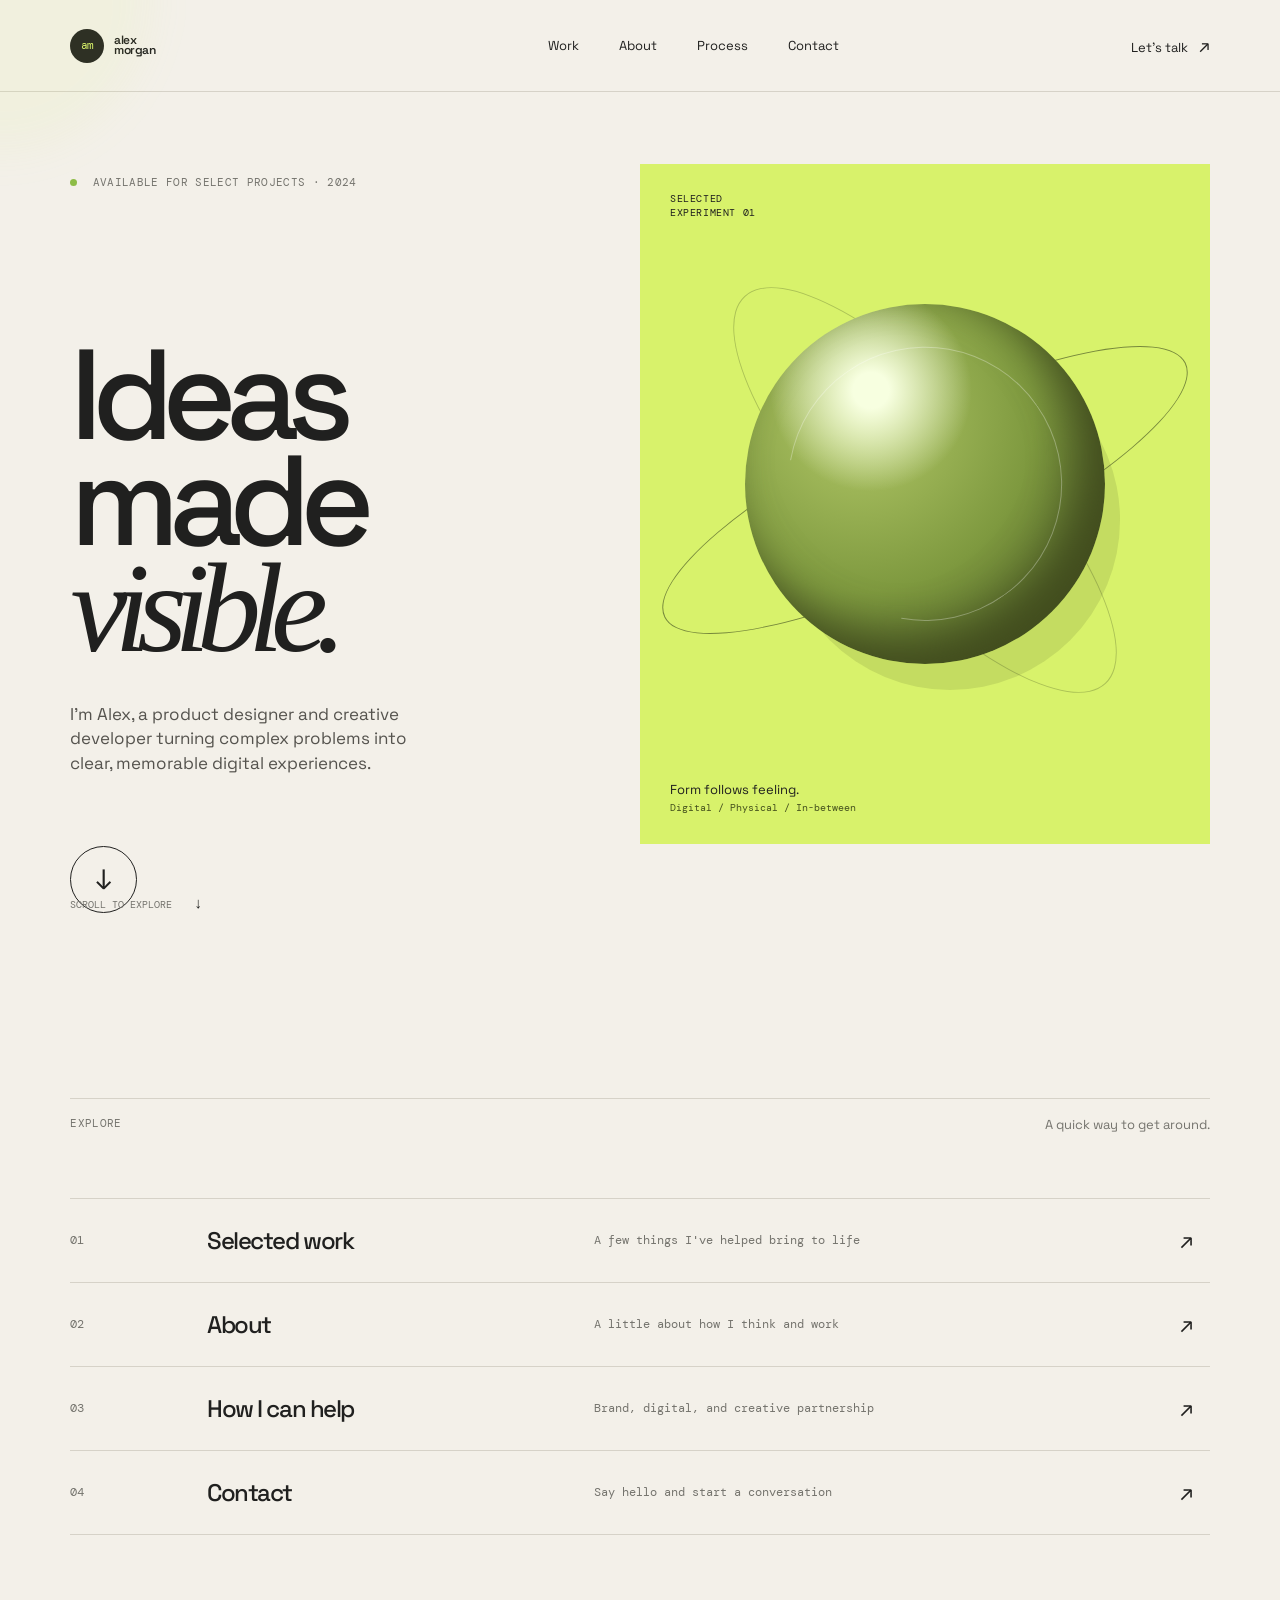
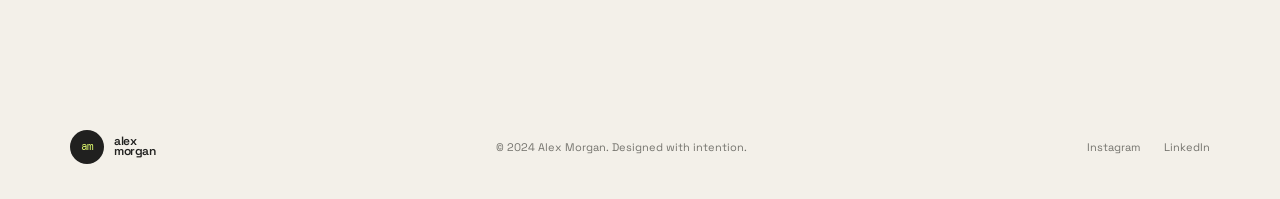
<file: index.html>
<!doctype html>
<html lang="en">
<head>
  <meta charset="UTF-8">
  <meta name="viewport" content="width=device-width, initial-scale=1.0">
  <meta name="description" content="The portfolio of Alex Morgan, a product designer and creative developer.">
  <title>Alex Morgan — Product designer & creative developer</title>
  <link rel="preconnect" href="https://fonts.googleapis.com">
  <link rel="preconnect" href="https://fonts.gstatic.com" crossorigin>
  <link href="https://fonts.googleapis.com/css2?family=DM+Mono:wght@400;500&family=Space+Grotesk:wght@400;500;600;700&display=swap" rel="stylesheet">
  <link rel="stylesheet" href="styles.css">
</head>
<body>
  <div class="cursor-glow" aria-hidden="true"></div>
  <header class="site-header">
    <a class="brand" href="index.html" aria-label="Alex Morgan home"><span>AM</span><b>alex<br>morgan</b></a>
    <nav class="desktop-nav" aria-label="Main navigation">
      <a href="work.html">Work</a><a href="about.html">About</a><a href="process.html">Process</a><a href="contact.html">Contact</a>
    </nav>
    <a class="header-contact" href="contact.html">Let's talk <span>↗</span></a>
    <button class="menu-toggle" aria-expanded="false" aria-label="Open menu"><i></i><i></i></button>
  </header>

  <main id="top">
    <section class="hero">
      <div class="hero-copy">
        <p class="eyebrow"><span class="status-dot"></span> Available for select projects · 2024</p>
        <h1>Ideas made<br><em>visible.</em></h1>
        <p class="hero-intro">I’m Alex, a product designer and creative developer turning complex problems into clear, memorable digital experiences.</p>
        <a class="circle-link" href="work.html" aria-label="See selected work"><span>↓</span></a>
      </div>
      <div class="hero-art" aria-label="Abstract 3D artwork">
        <div class="art-label">SELECTED<br>EXPERIMENT 01</div>
        <div class="orbit orbit-one"></div><div class="orbit orbit-two"></div>
        <div class="sphere"><div class="sphere-shine"></div></div>
        <div class="art-caption">Form follows feeling.<br><small>Digital / Physical / In-between</small></div>
      </div>
      <div class="scroll-note">SCROLL TO EXPLORE <span>↓</span></div>
    </section>

    <section class="services section-pad" id="explore">
      <div class="section-heading"><p class="eyebrow">Explore</p><p class="section-note">A quick way to get around.</p></div>
      <div class="service-list">
        <a class="service" href="work.html"><span>01</span><h3>Selected work</h3><p>A few things I've helped bring to life</p><b>↗</b></a>
        <a class="service" href="about.html"><span>02</span><h3>About</h3><p>A little about how I think and work</p><b>↗</b></a>
        <a class="service" href="process.html"><span>03</span><h3>How I can help</h3><p>Brand, digital, and creative partnership</p><b>↗</b></a>
        <a class="service" href="contact.html"><span>04</span><h3>Contact</h3><p>Say hello and start a conversation</p><b>↗</b></a>
      </div>
    </section>
  </main>
  <footer><a class="brand" href="index.html"><span>AM</span><b>alex<br>morgan</b></a><p>© 2024 Alex Morgan. Designed with intention.</p><div class="socials"><a href="contact.html">Instagram</a><a href="contact.html">LinkedIn</a></div></footer>
  <script src="script.js"></script>
</body>
</html>
</file>
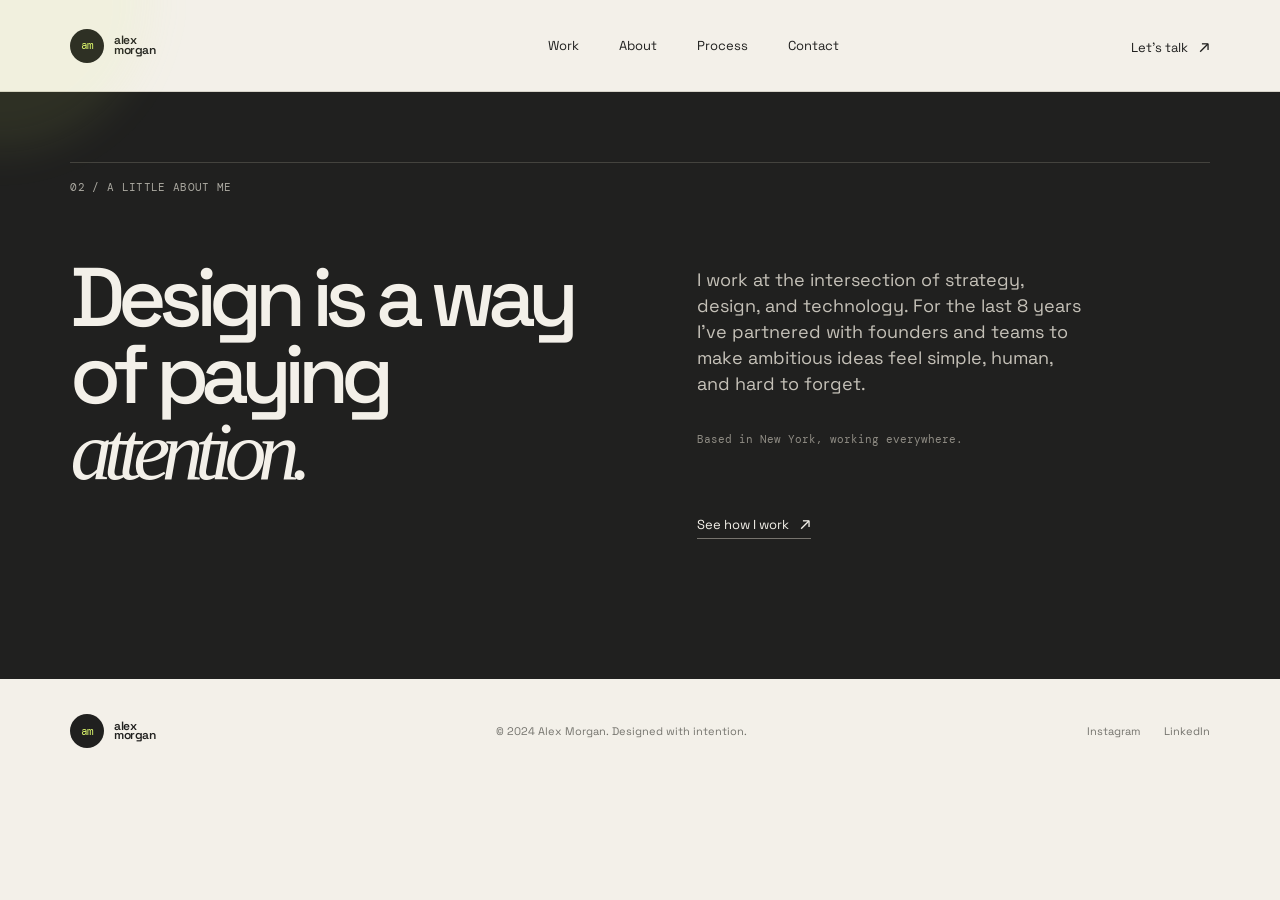
<file: about.html>
<!doctype html>
<html lang="en"><head><meta charset="UTF-8"><meta name="viewport" content="width=device-width, initial-scale=1.0"><meta name="description" content="About Alex Morgan, product designer and creative developer."><title>About — Alex Morgan</title><link rel="preconnect" href="https://fonts.googleapis.com"><link rel="preconnect" href="https://fonts.gstatic.com" crossorigin><link href="https://fonts.googleapis.com/css2?family=DM+Mono:wght@400;500&family=Space+Grotesk:wght@400;500;600;700&display=swap" rel="stylesheet"><link rel="stylesheet" href="styles.css"></head>
<body><div class="cursor-glow" aria-hidden="true"></div><header class="site-header"><a class="brand" href="index.html" aria-label="Alex Morgan home"><span>AM</span><b>alex<br>morgan</b></a><nav class="desktop-nav" aria-label="Main navigation"><a href="work.html">Work</a><a href="about.html" aria-current="page">About</a><a href="process.html">Process</a><a href="contact.html">Contact</a></nav><a class="header-contact" href="contact.html">Let's talk <span>↗</span></a><button class="menu-toggle" aria-expanded="false" aria-label="Open menu"><i></i><i></i></button></header><main><section class="about section-pad page-about"><div class="section-heading"><p class="eyebrow">02 / A little about me</p></div><div class="about-layout"><h2>Design is a way<br>of paying <em>attention.</em></h2><div class="about-copy"><p>I work at the intersection of strategy, design, and technology. For the last 8 years I’ve partnered with founders and teams to make ambitious ideas feel simple, human, and hard to forget.</p><p>Based in New York, working everywhere.</p><a class="text-link" href="process.html">See how I work <span>↗</span></a></div></div></section></main><footer><a class="brand" href="index.html"><span>AM</span><b>alex<br>morgan</b></a><p>© 2024 Alex Morgan. Designed with intention.</p><div class="socials"><a href="contact.html">Instagram</a><a href="contact.html">LinkedIn</a></div></footer><script src="script.js"></script></body></html>
</file>
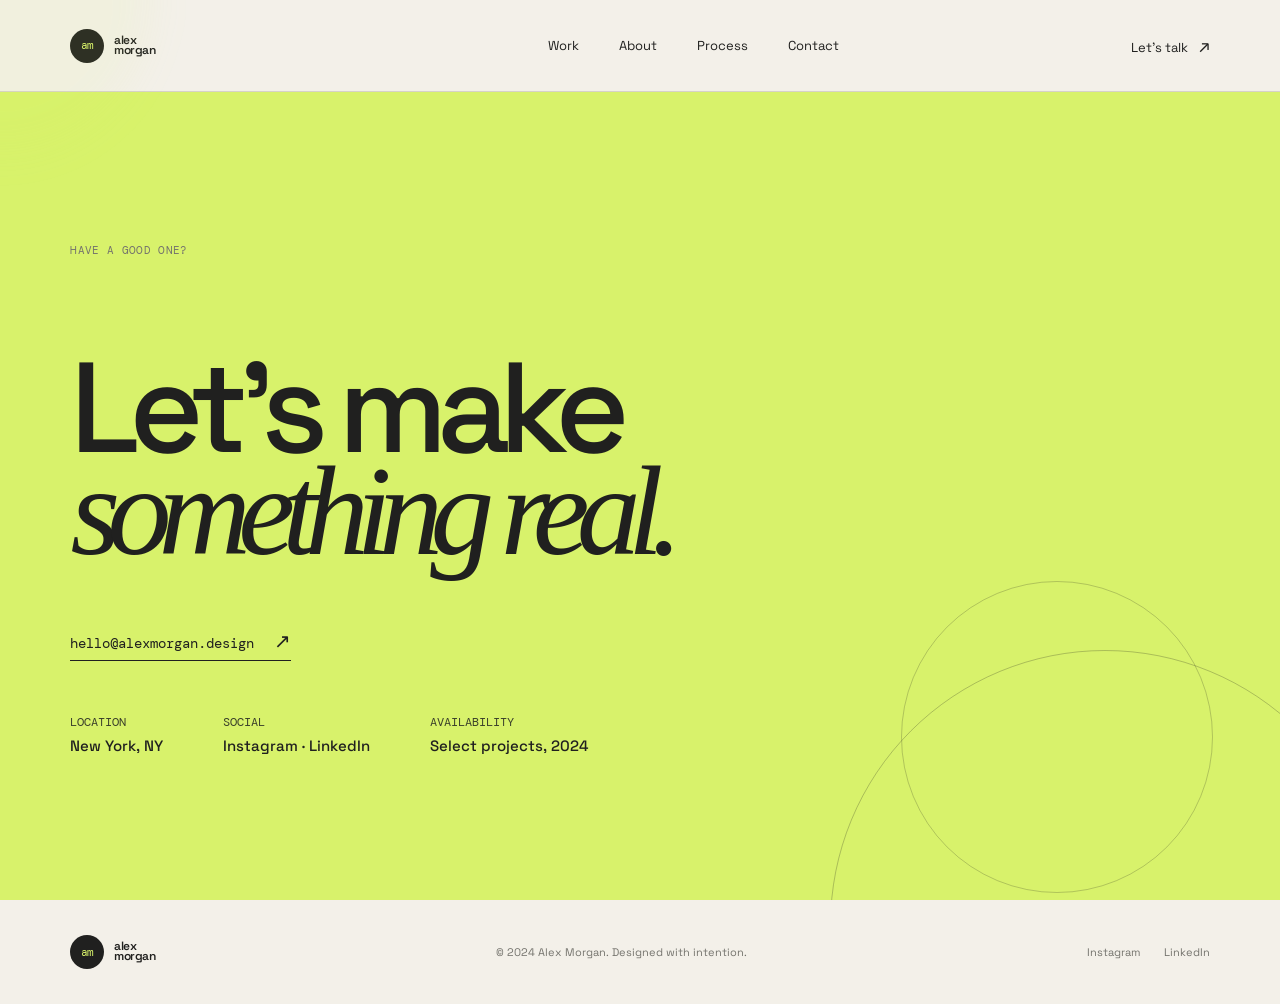
<file: contact.html>
<!doctype html>
<html lang="en"><head><meta charset="UTF-8"><meta name="viewport" content="width=device-width, initial-scale=1.0"><meta name="description" content="Get in touch with Alex Morgan, product designer and creative developer."><title>Contact — Alex Morgan</title><link rel="preconnect" href="https://fonts.googleapis.com"><link rel="preconnect" href="https://fonts.gstatic.com" crossorigin><link href="https://fonts.googleapis.com/css2?family=DM+Mono:wght@400;500&family=Space+Grotesk:wght@400;500;600;700&display=swap" rel="stylesheet"><link rel="stylesheet" href="styles.css"></head>
<body class="contact-page"><div class="cursor-glow" aria-hidden="true"></div><header class="site-header"><a class="brand" href="index.html"><span>AM</span><b>alex<br>morgan</b></a><nav class="desktop-nav" aria-label="Main navigation"><a href="work.html">Work</a><a href="about.html">About</a><a href="process.html">Process</a><a href="contact.html" aria-current="page">Contact</a></nav><a class="header-contact" href="contact.html">Let's talk <span>↗</span></a><button class="menu-toggle" aria-expanded="false" aria-label="Open menu"><i></i><i></i></button></header><main><section class="contact section-pad"><p class="eyebrow">Have a good one?</p><h2>Let’s make<br><em>something real.</em></h2><a class="contact-email" href="mailto:hello@alexmorgan.design">hello@alexmorgan.design <span>↗</span></a><div class="contact-details"><div>LOCATION<b>New York, NY</b></div><div>SOCIAL<b>Instagram · LinkedIn</b></div><div>AVAILABILITY<b>Select projects, 2024</b></div></div><div class="contact-orbit" aria-hidden="true"></div></section></main><footer><a class="brand" href="index.html"><span>AM</span><b>alex<br>morgan</b></a><p>© 2024 Alex Morgan. Designed with intention.</p><div class="socials"><a href="contact.html">Instagram</a><a href="contact.html">LinkedIn</a></div></footer><script src="script.js"></script></body></html>
</file>
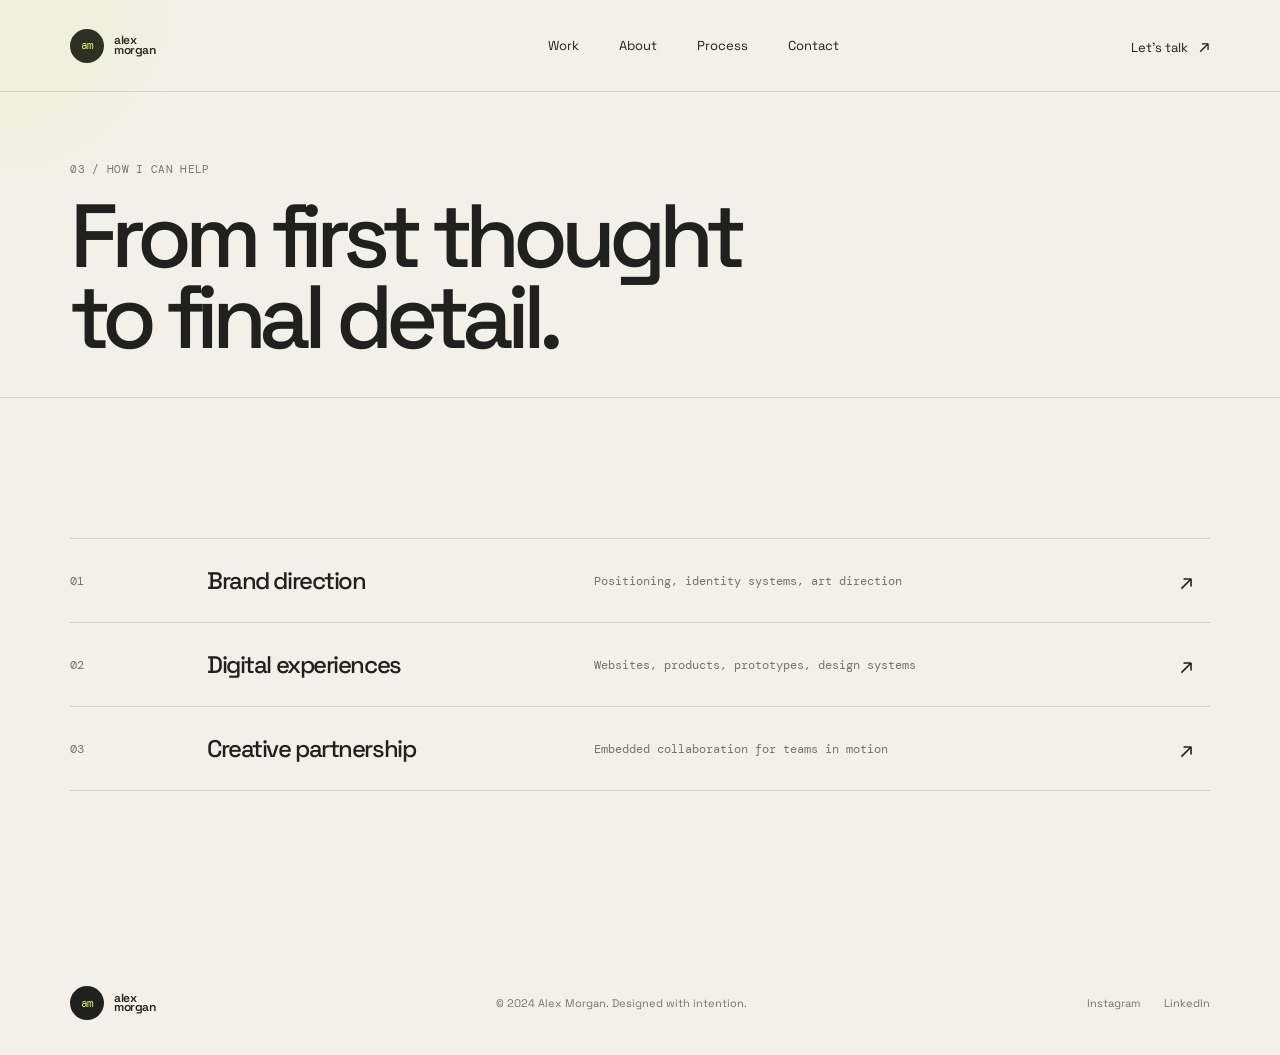
<file: process.html>
<!doctype html>
<html lang="en"><head><meta charset="UTF-8"><meta name="viewport" content="width=device-width, initial-scale=1.0"><meta name="description" content="How Alex Morgan can help — brand direction, digital experiences, creative partnership."><title>Process — Alex Morgan</title><link rel="preconnect" href="https://fonts.googleapis.com"><link rel="preconnect" href="https://fonts.gstatic.com" crossorigin><link href="https://fonts.googleapis.com/css2?family=DM+Mono:wght@400;500&family=Space+Grotesk:wght@400;500;600;700&display=swap" rel="stylesheet"><link rel="stylesheet" href="styles.css"></head>
<body><div class="cursor-glow" aria-hidden="true"></div><header class="site-header"><a class="brand" href="index.html"><span>AM</span><b>alex<br>morgan</b></a><nav class="desktop-nav" aria-label="Main navigation"><a href="work.html">Work</a><a href="about.html">About</a><a href="process.html" aria-current="page">Process</a><a href="contact.html">Contact</a></nav><a class="header-contact" href="contact.html">Let's talk <span>↗</span></a><button class="menu-toggle" aria-expanded="false" aria-label="Open menu"><i></i><i></i></button></header><main><div class="page-hero"><p class="eyebrow">03 / How I can help</p><h1>From first thought<br>to final detail.</h1></div><section class="services section-pad"><div class="service-list"><div class="service"><span>01</span><h3>Brand direction</h3><p>Positioning, identity systems, art direction</p><b>↗</b></div><div class="service"><span>02</span><h3>Digital experiences</h3><p>Websites, products, prototypes, design systems</p><b>↗</b></div><div class="service"><span>03</span><h3>Creative partnership</h3><p>Embedded collaboration for teams in motion</p><b>↗</b></div></div></section></main><footer><a class="brand" href="index.html"><span>AM</span><b>alex<br>morgan</b></a><p>© 2024 Alex Morgan. Designed with intention.</p><div class="socials"><a href="contact.html">Instagram</a><a href="contact.html">LinkedIn</a></div></footer><script src="script.js"></script></body></html>
</file>
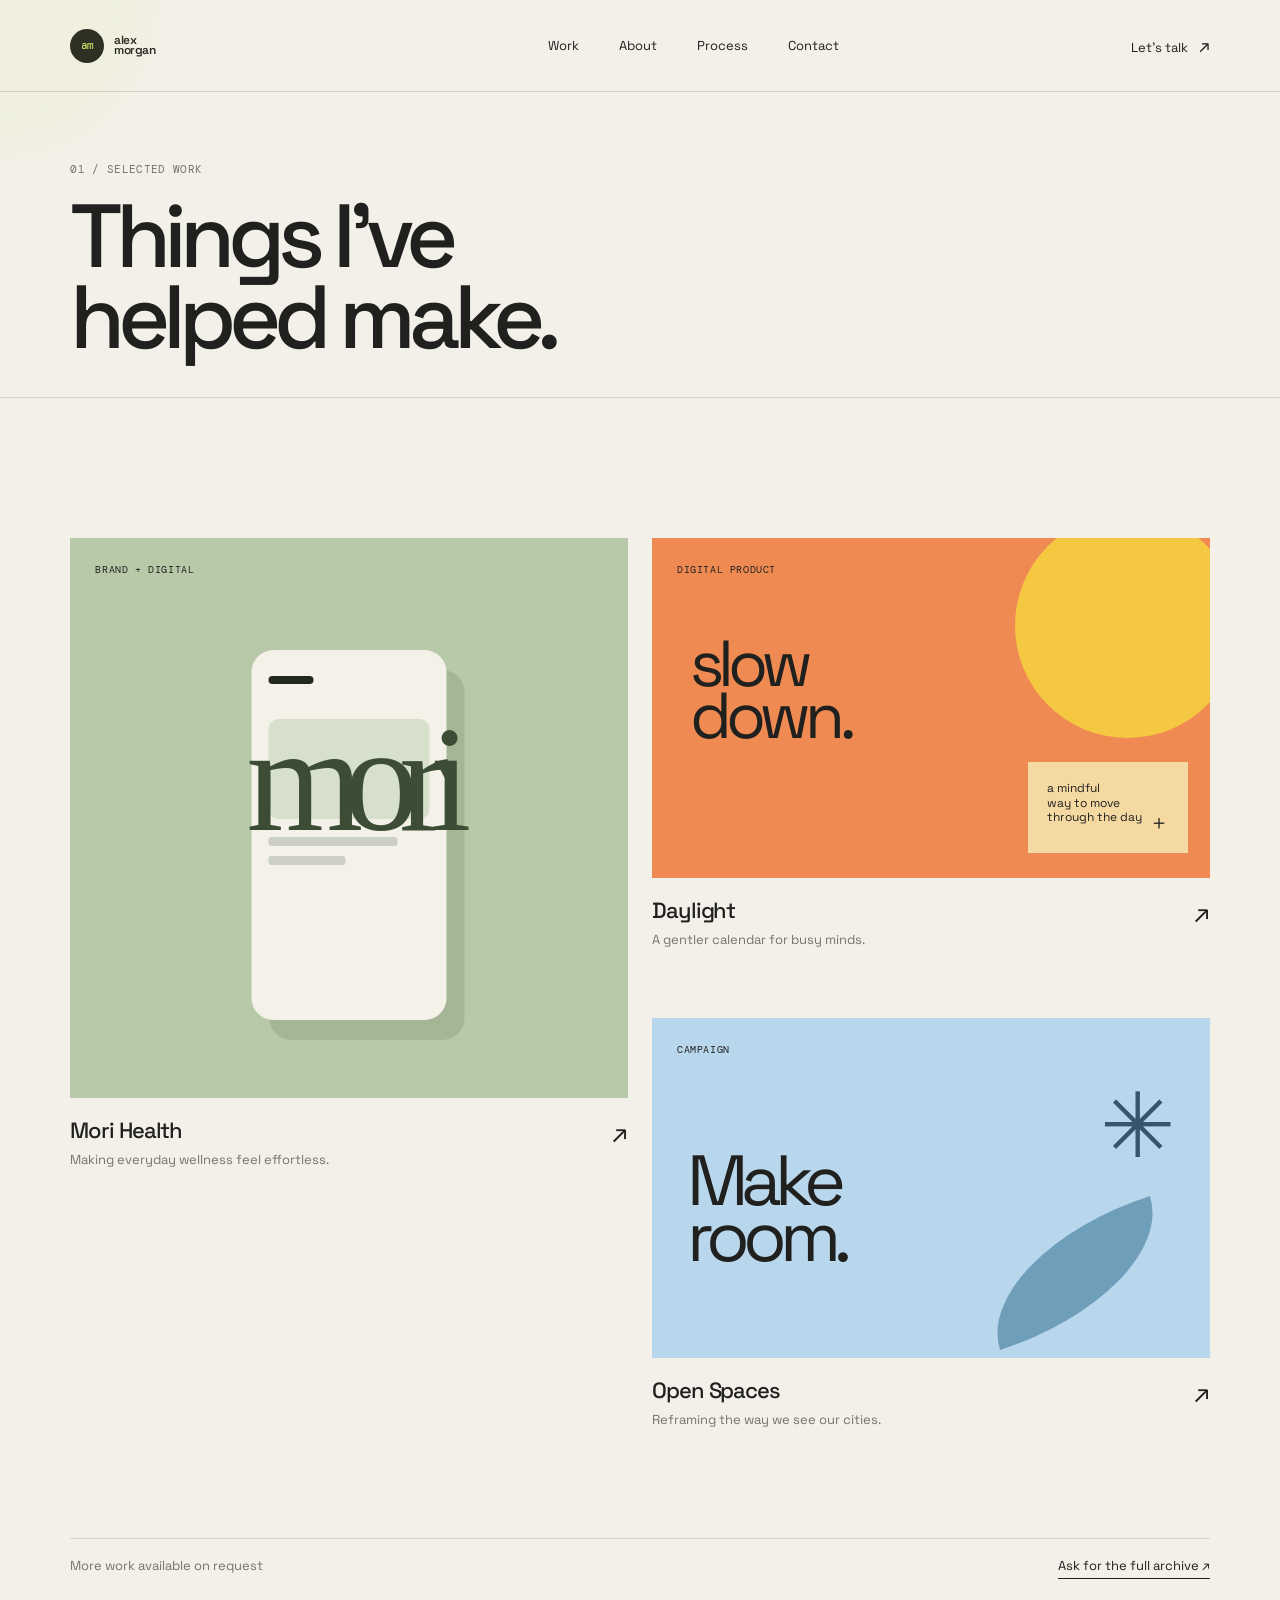
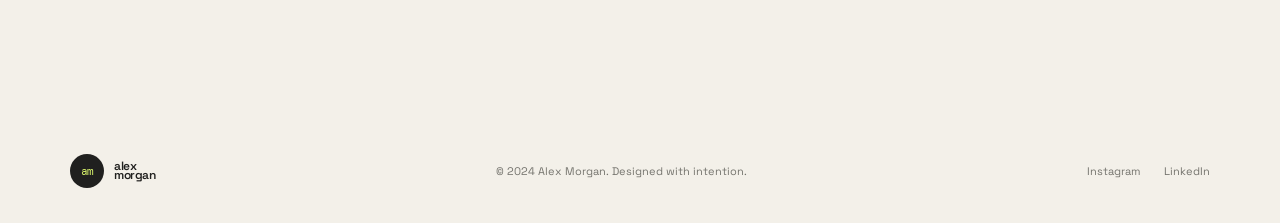
<file: work.html>
<!doctype html>
<html lang="en">
<head>
  <meta charset="UTF-8"><meta name="viewport" content="width=device-width, initial-scale=1.0">
  <meta name="description" content="Selected work by Alex Morgan, product designer and creative developer.">
  <title>Work — Alex Morgan</title><link rel="preconnect" href="https://fonts.googleapis.com"><link rel="preconnect" href="https://fonts.gstatic.com" crossorigin><link href="https://fonts.googleapis.com/css2?family=DM+Mono:wght@400;500&family=Space+Grotesk:wght@400;500;600;700&display=swap" rel="stylesheet"><link rel="stylesheet" href="styles.css">
</head>
<body><div class="cursor-glow" aria-hidden="true"></div>
<header class="site-header"><a class="brand" href="index.html" aria-label="Alex Morgan home"><span>AM</span><b>alex<br>morgan</b></a><nav class="desktop-nav" aria-label="Main navigation"><a href="work.html" aria-current="page">Work</a><a href="about.html">About</a><a href="process.html">Process</a><a href="contact.html">Contact</a></nav><a class="header-contact" href="contact.html">Let's talk <span>↗</span></a><button class="menu-toggle" aria-expanded="false" aria-label="Open menu"><i></i><i></i></button></header>
<main><div class="page-hero"><p class="eyebrow">01 / Selected work</p><h1>Things I've<br>helped make.</h1></div><section class="work section-pad"><div class="project-grid">
<a class="project project-large" href="contact.html"><div class="project-visual visual-sage"><span class="visual-tag">BRAND + DIGITAL</span><div class="phone"><div class="phone-top"></div><div class="phone-card"></div><div class="phone-line"></div><div class="phone-line short"></div></div><div class="visual-word">mori</div></div><div class="project-info"><div><h2>Mori Health</h2><p>Making everyday wellness feel effortless.</p></div><span class="arrow">↗</span></div></a>
<a class="project project-small" href="contact.html"><div class="project-visual visual-orange"><span class="visual-tag">DIGITAL PRODUCT</span><div class="sun"></div><div class="orange-type">slow<br>down.</div><div class="orange-card">a mindful<br>way to move<br>through the day <b>＋</b></div></div><div class="project-info"><div><h2>Daylight</h2><p>A gentler calendar for busy minds.</p></div><span class="arrow">↗</span></div></a>
<a class="project project-small" href="contact.html"><div class="project-visual visual-blue"><span class="visual-tag">CAMPAIGN</span><div class="blue-star">✳</div><div class="blue-type">Make<br>room.</div><div class="blue-shape"></div></div><div class="project-info"><div><h2>Open Spaces</h2><p>Reframing the way we see our cities.</p></div><span class="arrow">↗</span></div></a></div><div class="all-work"><span>More work available on request</span><a href="mailto:hello@alexmorgan.design">Ask for the full archive ↗</a></div></section></main>
<footer><a class="brand" href="index.html"><span>AM</span><b>alex<br>morgan</b></a><p>© 2024 Alex Morgan. Designed with intention.</p><div class="socials"><a href="contact.html">Instagram</a><a href="contact.html">LinkedIn</a></div></footer><script src="script.js"></script></body></html>
</file>
<file: styles.css>
:root{--ink:#20201f;--paper:#f3f0e9;--muted:#74736d;--line:#d6d2c8;--lime:#d8f26b;--orange:#ef8b52;--blue:#b8d7ec;--sage:#b8c9a9}*{box-sizing:border-box}html{scroll-behavior:smooth}body{margin:0;background:var(--paper);color:var(--ink);font-family:"Space Grotesk",sans-serif}a{color:inherit;text-decoration:none}.site-header{height:92px;padding:0 5.5vw;display:flex;align-items:center;justify-content:space-between;border-bottom:1px solid var(--line)}.brand{display:flex;align-items:center;gap:10px;text-transform:lowercase;line-height:.8;font-size:12px;letter-spacing:-.04em}.brand span{width:34px;height:34px;display:grid;place-items:center;background:var(--ink);color:var(--lime);border-radius:50%;font-family:"DM Mono";font-size:11px}.brand b{font-weight:600}.desktop-nav{display:flex;gap:40px;margin-left:100px;font-size:13px}.desktop-nav a,.header-contact{transition:opacity .2s}.desktop-nav a:hover,.header-contact:hover{opacity:.55}.header-contact{font-size:13px}.header-contact span,.text-link span{font-size:18px;margin-left:8px}.menu-toggle{display:none;background:none;border:0}.hero{min-height:calc(100vh - 92px);padding:8vh 5.5vw 5vh;display:grid;grid-template-columns:1fr 1fr;position:relative;overflow:hidden}.eyebrow{font:11px "DM Mono",monospace;letter-spacing:.03em;text-transform:uppercase;color:var(--muted)}.status-dot{width:7px;height:7px;background:#8dbc46;border-radius:50%;display:inline-block;margin-right:8px}.hero h1{font-size:clamp(70px,10vw,150px);letter-spacing:-.09em;line-height:.83;font-weight:500;margin:17vh 0 40px}.hero h1 em,.about h2 em,.contact h2 em{font-family:Georgia,serif;font-weight:400;letter-spacing:-.1em}.hero-intro{font-size:17px;line-height:1.45;max-width:355px;color:#55534e}.circle-link{border:1px solid var(--ink);border-radius:50%;width:67px;height:67px;display:grid;place-items:center;margin-top:70px;font-size:28px;transition:background .3s,color .3s}.circle-link:hover{background:var(--ink);color:var(--lime)}.hero-art{height:680px;max-height:78vh;background:var(--lime);position:relative;overflow:hidden}.art-label,.visual-tag{font:10px "DM Mono";letter-spacing:.06em;line-height:1.35}.art-label{position:absolute;top:28px;left:30px}.sphere{position:absolute;width:360px;height:360px;left:50%;top:47%;transform:translate(-50%,-50%);border-radius:50%;background:radial-gradient(circle at 35% 24%,#f7ffe0 0 5%,transparent 28%),radial-gradient(circle at 32% 32%,#b2c867,#7e993f 50%,#34401a 100%);box-shadow:inset -25px -25px 45px #424d1e,25px 36px 0 -10px rgba(55,57,27,.12)}.sphere:after{content:"";position:absolute;inset:12%;border-radius:50%;border:1px solid rgba(255,255,255,.3);border-left-color:transparent;transform:rotate(-35deg)}.orbit{position:absolute;border:1px solid rgba(39,50,20,.55);border-radius:50%;width:580px;height:150px;left:50%;top:48%;transform:translate(-50%,-50%) rotate(-26deg)}.orbit-two{transform:translate(-50%,-50%) rotate(47deg);width:530px;height:175px;border-color:rgba(39,50,20,.25)}.art-caption{position:absolute;bottom:28px;left:30px;font-size:13px;line-height:1.3}.art-caption small{font:10px "DM Mono";color:#45511d}.scroll-note{position:absolute;bottom:45px;left:5.5%;font:10px "DM Mono";color:var(--muted)}.scroll-note span{margin-left:16px;color:var(--ink);font-size:15px}.section-pad{padding:140px 5.5vw}.section-heading{display:flex;justify-content:space-between;border-top:1px solid var(--line);padding-top:17px;margin-bottom:65px}.section-heading .eyebrow{margin:0}.section-note{margin:0;font-size:13px;color:var(--muted)}.project-grid{display:grid;grid-template-columns:1fr 1fr;gap:70px 24px}.project-large{grid-row:span 2}.project-visual{height:560px;position:relative;overflow:hidden}.project-small .project-visual{height:340px}.visual-tag{position:absolute;top:25px;left:25px;z-index:1}.visual-sage{background:var(--sage)}.visual-orange{background:var(--orange)}.visual-blue{background:var(--blue)}.visual-word{position:absolute;font:150px Georgia,serif;letter-spacing:-.13em;top:43%;left:50%;transform:translate(-50%,-50%);color:#3d4d35}.phone{position:absolute;background:#f4f1e9;width:195px;height:370px;border-radius:22px;left:50%;top:53%;transform:translate(-50%,-50%);box-shadow:18px 20px 0 rgba(53,75,46,.15);padding:26px 17px}.phone-top{height:8px;width:45px;border-radius:5px;background:#242620;margin-bottom:35px}.phone-card{height:100px;background:#d6e0cb;border-radius:10px;margin-bottom:18px}.phone-line{height:9px;background:#ccd0c4;width:80%;border-radius:3px;margin:10px 0}.phone-line.short{width:48%}.sun{width:225px;height:225px;border-radius:50%;background:#f5c842;position:absolute;right:-30px;top:-25px}.orange-type{position:absolute;left:38px;top:100px;font-size:65px;line-height:.8;letter-spacing:-.09em}.orange-card{position:absolute;right:22px;bottom:25px;width:160px;padding:19px;background:#f5d9a3;font-size:12px;line-height:1.2}.orange-card b{float:right;font-size:20px;font-weight:400}.blue-star{position:absolute;right:35px;top:50px;font-size:90px;color:#35566c}.blue-type{position:absolute;left:35px;top:135px;font-size:71px;line-height:.78;letter-spacing:-.1em}.blue-shape{width:190px;height:100px;background:#6e9eb9;position:absolute;right:40px;bottom:35px;border-radius:100% 0 100% 0;transform:rotate(-18deg)}.project-info{display:flex;justify-content:space-between;align-items:start;padding-top:18px}.project-info h2{font-size:22px;letter-spacing:-.05em;margin:0 0 7px;font-weight:500}.project-info p{font-size:13px;color:var(--muted);margin:0}.arrow{font-size:26px;transition:transform .3s}.project:hover .arrow{transform:translate(4px,-4px)}.all-work{border-top:1px solid var(--line);display:flex;justify-content:space-between;padding-top:18px;margin-top:110px;font-size:13px}.all-work span{color:var(--muted)}.all-work a,.text-link{border-bottom:1px solid var(--ink);padding-bottom:4px}.about{background:var(--ink);color:var(--paper)}.about .section-heading{border-color:#44433e}.about .eyebrow{color:#aaa8a0}.about-layout{display:grid;grid-template-columns:1fr 1fr;gap:10%}.about h2{font-size:clamp(48px,6.5vw,92px);line-height:.92;letter-spacing:-.09em;font-weight:500;margin:0}.about-copy{max-width:390px;padding-top:8px}.about-copy p{font-size:18px;line-height:1.45;color:#c5c1b8;margin:0 0 25px}.about-copy p:nth-child(2){font:11px "DM Mono";color:#8f8c84;margin-top:35px}.text-link{display:inline-block;margin-top:40px;font-size:13px;color:var(--paper);border-color:#77746e}.services{padding-bottom:160px}.service-list{border-top:1px solid var(--line)}.service{display:grid;grid-template-columns:12% 34% 1fr 30px;align-items:center;padding:26px 0;border-bottom:1px solid var(--line)}.service span,.service p{font:12px "DM Mono";color:var(--muted)}.service h3{font-size:24px;font-weight:500;letter-spacing:-.06em;margin:0}.service p{margin:0}.service b{font-size:22px;font-weight:400}.contact{background:var(--lime);min-height:600px;position:relative;overflow:hidden}.contact h2{font-size:clamp(68px,10vw,145px);line-height:.8;letter-spacing:-.09em;font-weight:500;margin:100px 0 65px;position:relative;z-index:1}.contact-email{font:14px "DM Mono";border-bottom:1px solid var(--ink);padding-bottom:8px;position:relative;z-index:1}.contact-email span{font-size:20px;margin-left:12px}.contact-orbit{width:550px;height:550px;border:1px solid rgba(32,32,31,.25);border-radius:50%;position:absolute;right:-100px;bottom:-300px}.contact-orbit:after{content:"";position:absolute;width:310px;height:310px;border:1px solid rgba(32,32,31,.22);border-radius:50%;left:70px;top:-70px}footer{padding:35px 5.5vw;display:flex;align-items:center;justify-content:space-between;font-size:11px;color:var(--muted)}footer .brand{color:var(--ink)}footer p{margin:0}.socials{display:flex;gap:24px}.socials a:hover{color:var(--ink)}.cursor-glow{position:fixed;width:300px;height:300px;border-radius:50%;background:rgba(216,242,107,.08);pointer-events:none;transform:translate(-50%,-50%);z-index:5;filter:blur(20px);display:none}
.page-hero{padding:70px 5.5vw 40px;border-bottom:1px solid var(--line)}.page-hero h1{font-size:clamp(48px,7vw,96px);letter-spacing:-.08em;line-height:.9;font-weight:500;margin:20px 0 0}.page-hero .eyebrow{margin:0}.contact-page .contact{min-height:calc(100vh - 92px)}.contact-details{position:relative;z-index:1;display:flex;gap:60px;margin-top:60px;flex-wrap:wrap}.contact-details div{font:12px "DM Mono";color:#3a3f2a}.contact-details b{display:block;font:15px "Space Grotesk";font-weight:500;color:var(--ink);margin-top:6px}.service{color:inherit}.service:hover b{transform:translate(4px,-4px)}.service b{transition:transform .3s}.page-about{padding-top:70px}
@media(max-width:700px){.site-header{height:72px;padding:0 6vw}.desktop-nav,.header-contact{display:none}.menu-toggle{display:flex;flex-direction:column;gap:6px}.menu-toggle i{width:24px;height:1px;background:var(--ink)}.desktop-nav.nav-open{display:flex;position:absolute;z-index:3;top:72px;left:0;right:0;margin:0;padding:25px 6vw;background:var(--paper);border-bottom:1px solid var(--line);flex-direction:column;gap:22px}.hero{display:block;padding:8vh 6vw 80px;min-height:auto}.hero h1{font-size:21vw;margin:16vh 0 30px}.hero-intro{font-size:16px}.hero-art{height:470px;max-height:none;margin-top:75px}.sphere{width:250px;height:250px}.orbit{width:430px;height:120px}.scroll-note{display:none}.section-pad{padding:85px 6vw}.section-heading{display:block;margin-bottom:40px}.section-note{margin-top:12px}.project-grid{display:block}.project{display:block;margin-bottom:55px}.project-visual,.project-small .project-visual{height:360px}.project-large .project-visual{height:440px}.visual-word{font-size:110px}.all-work{display:block;margin-top:55px}.all-work a{display:inline-block;margin-top:17px}.about-layout{display:block}.about h2{font-size:15vw;margin-bottom:50px}.about-copy p{font-size:16px}.services{padding-bottom:95px}.service{grid-template-columns:14% 1fr 25px;gap:10px}.service h3{font-size:19px}.service p{grid-column:2;grid-row:2;margin-top:-4px;font-size:10px}.service b{grid-column:3;grid-row:1/3}.contact{min-height:530px}.contact h2{font-size:19vw;margin:110px 0 55px}footer{padding:28px 6vw;display:grid;gap:25px}footer p{order:3}.socials{justify-self:start}}
@media(max-width:700px){.page-hero{padding-left:6vw;padding-right:6vw}.contact-details{gap:35px}}
</file>
